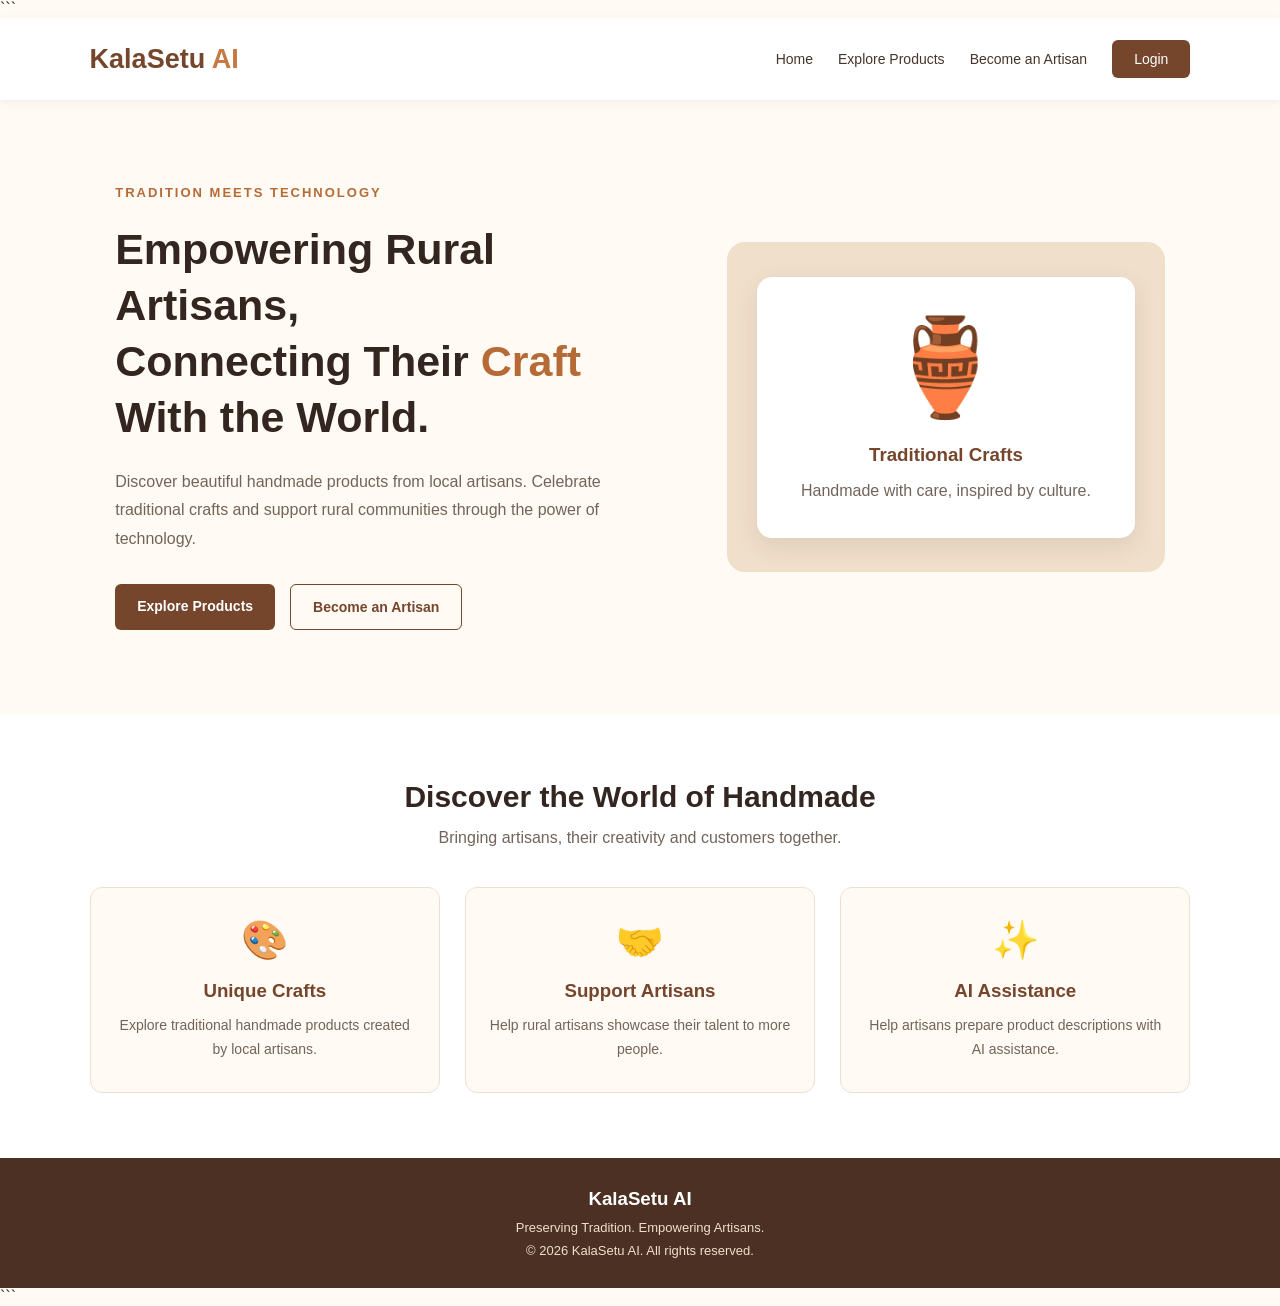
<file: index.html>
<!DOCTYPE html>

<html lang="en">
<head>
    <meta charset="UTF-8">
    <meta name="viewport" content="width=device-width, initial-scale=1.0">
    <title>KalaSetu AI | Empowering Artisans</title>
    <link rel="stylesheet" href="style.css">
</head>
<body>

```
<header>
    <div class="logo">KalaSetu <span>AI</span></div>

    <nav>
        <a href="index.html">Home</a>
        <a href="./products.html">Explore Products</a>
        <a href="./register.html">Become an Artisan</a>
        <a href="./login.html" class="login-btn">Login</a>
    </nav>
</header>

<section class="hero">
    <div class="hero-content">
        <p class="tagline">TRADITION MEETS TECHNOLOGY</p>

        <h1>Empowering Rural Artisans,<br>
            Connecting Their <span>Craft</span><br>
            With the World.
        </h1>

        <p>
            Discover beautiful handmade products from local artisans.
            Celebrate traditional crafts and support rural communities
            through the power of technology.
        </p>

        <div class="hero-buttons">
            <a href="pages/products.html" class="primary-btn">
                Explore Products
            </a>

            <a href="pages/register.html" class="secondary-btn">
                Become an Artisan
            </a>
        </div>
    </div>

    <div class="hero-image">
        <div class="image-card">
            <div class="craft-icon">🏺</div>
            <h3>Traditional Crafts</h3>
            <p>Handmade with care, inspired by culture.</p>
        </div>
    </div>
</section>

<section class="features">
    <h2>Discover the World of Handmade</h2>

    <p class="section-description">
        Bringing artisans, their creativity and customers together.
    </p>

    <div class="feature-container">

        <div class="feature-card">
            <div class="feature-icon">🎨</div>
            <h3>Unique Crafts</h3>
            <p>Explore traditional handmade products created by local artisans.</p>
        </div>

        <div class="feature-card">
            <div class="feature-icon">🤝</div>
            <h3>Support Artisans</h3>
            <p>Help rural artisans showcase their talent to more people.</p>
        </div>

        <div class="feature-card">
            <div class="feature-icon">✨</div>
            <h3>AI Assistance</h3>
            <p>Help artisans prepare product descriptions with AI assistance.</p>
        </div>

    </div>
</section>

<footer>
    <h3>KalaSetu AI</h3>
    <p>Preserving Tradition. Empowering Artisans.</p>
    <p>&copy; 2026 KalaSetu AI. All rights reserved.</p>
</footer>

<script src="script.js"></script>
```

</body>
</html>
</file>
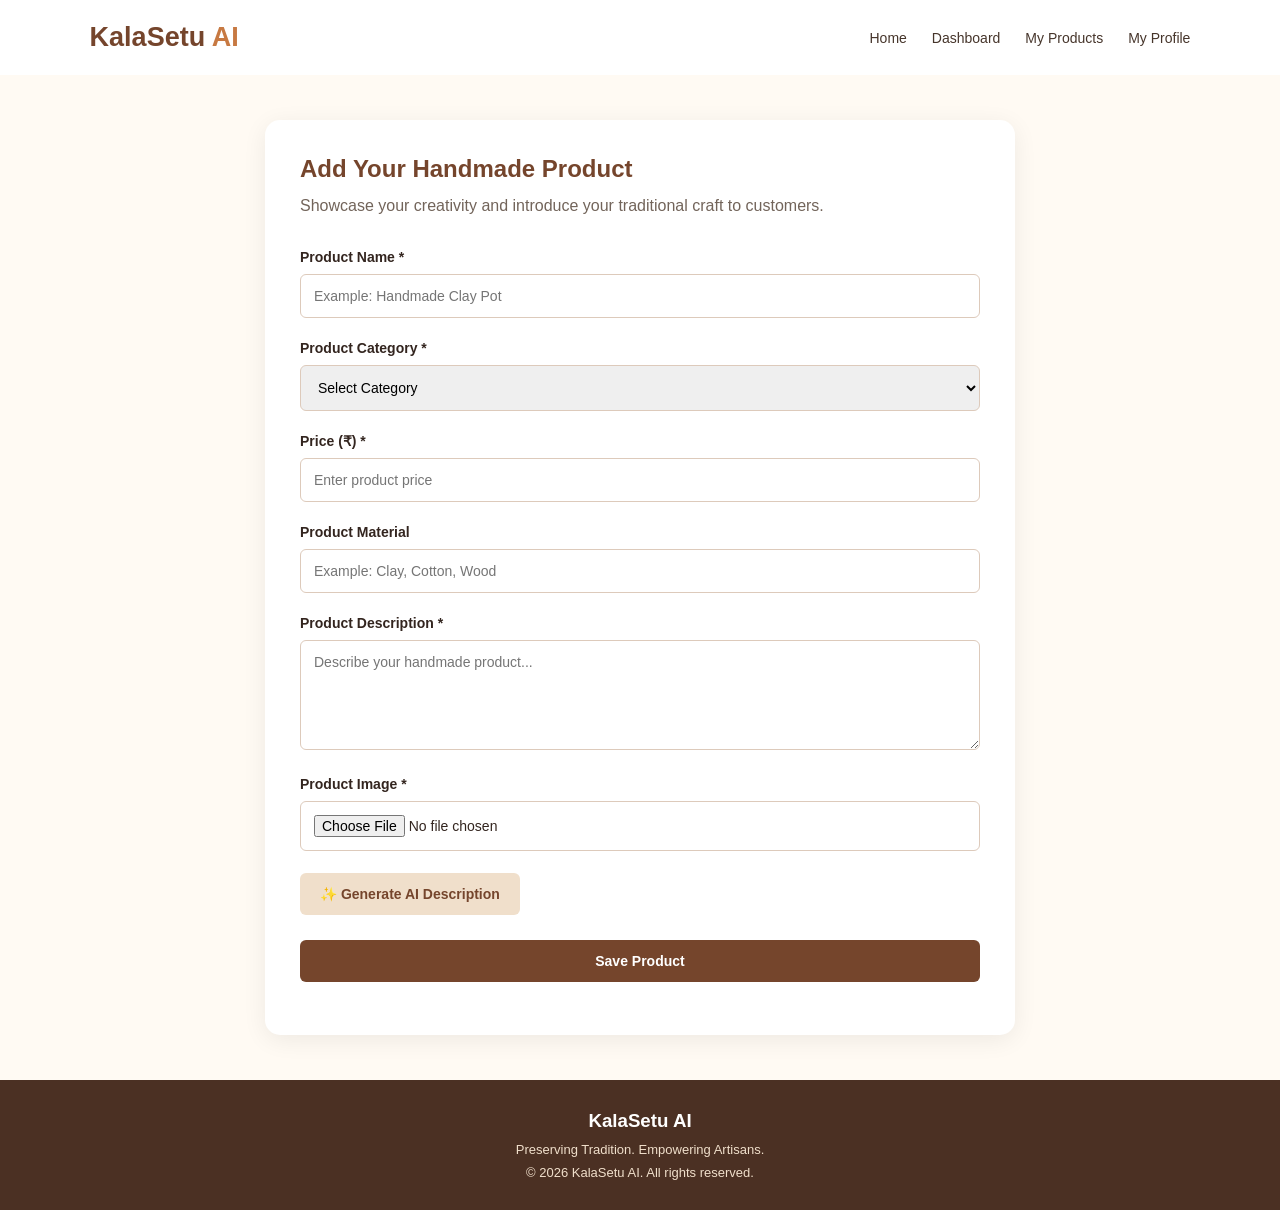
<file: add-product.html>
<!DOCTYPE html>
<html lang="en">
<head>
    <meta charset="UTF-8">
    <meta name="viewport" content="width=device-width, initial-scale=1.0">

    <title>Add Product | KalaSetu AI</title>

    <link rel="stylesheet" href="../style.css">

    <style>
        .product-section {
            padding: 45px 20px;
            background: #fffaf3;
            min-height: 85vh;
        }

        .product-container {
            max-width: 750px;
            margin: auto;
            background: white;
            padding: 35px;
            border-radius: 15px;
            box-shadow: 0 5px 25px rgba(0,0,0,0.07);
        }

        .product-container h1 {
            color: #75452c;
            margin-bottom: 10px;
        }

        .subtitle {
            color: #72645a;
            line-height: 1.6;
            margin-bottom: 30px;
        }

        .form-group {
            margin-bottom: 22px;
        }

        .form-group label {
            display: block;
            font-weight: bold;
            margin-bottom: 9px;
            font-size: 14px;
        }

        .form-group input,
        .form-group select,
        .form-group textarea {
            width: 100%;
            padding: 13px;
            border: 1px solid #ddcabb;
            border-radius: 6px;
            font-size: 14px;
            box-sizing: border-box;
            font-family: Arial, sans-serif;
        }

        .form-group textarea {
            min-height: 110px;
            resize: vertical;
        }

        .form-group input:focus,
        .form-group select:focus,
        .form-group textarea:focus {
            outline: 2px solid #c77942;
            border-color: transparent;
        }

        .image-preview {
            width: 100%;
            max-height: 300px;
            object-fit: contain;
            margin-top: 15px;
            border-radius: 8px;
            display: none;
            background: #fffaf3;
        }

        .ai-button,
        .save-button {
            padding: 13px 20px;
            border: none;
            border-radius: 6px;
            cursor: pointer;
            font-size: 14px;
            font-weight: bold;
        }

        .ai-button {
            background: #f0dfcb;
            color: #75452c;
            margin-bottom: 15px;
        }

        .save-button {
            width: 100%;
            background: #75452c;
            color: white;
            margin-top: 10px;
        }

        .save-button:hover {
            background: #59331f;
        }

        .ai-button:hover {
            background: #e8d1b8;
        }

        .message {
            margin-top: 18px;
            line-height: 1.6;
            font-size: 14px;
        }

        @media (max-width: 600px) {
            .product-container {
                padding: 22px;
            }
        }
    </style>
</head>

<body>

<header>
    <div class="logo">KalaSetu <span>AI</span></div>

    <nav>
        <a href="../index.html">Home</a>
        <a href="dashboard.html">Dashboard</a>
        <a href="products.html">My Products</a>
        <a href="profile.html">My Profile</a>
    </nav>
</header>

<section class="product-section">

    <div class="product-container">

        <h1>Add Your Handmade Product</h1>

        <p class="subtitle">
            Showcase your creativity and introduce your
            traditional craft to customers.
        </p>

        <form id="productForm">

            <div class="form-group">
                <label for="productName">Product Name *</label>
                <input
                    type="text"
                    id="productName"
                    placeholder="Example: Handmade Clay Pot"
                    required
                    maxlength="100"
                >
            </div>

            <div class="form-group">
                <label for="category">Product Category *</label>

                <select id="category" required>
                    <option value="">Select Category</option>
                    <option value="Pottery">Pottery</option>
                    <option value="Handloom">Handloom</option>
                    <option value="Wooden Crafts">Wooden Crafts</option>
                    <option value="Jewellery">Jewellery</option>
                    <option value="Home Decor">Home Decor</option>
                    <option value="Handicrafts">Handicrafts</option>
                    <option value="Other">Other</option>
                </select>
            </div>

            <div class="form-group">
                <label for="price">Price (₹) *</label>

                <input
                    type="number"
                    id="price"
                    min="1"
                    step="0.01"
                    placeholder="Enter product price"
                    required
                >
            </div>

            <div class="form-group">
                <label for="material">Product Material</label>

                <input
                    type="text"
                    id="material"
                    placeholder="Example: Clay, Cotton, Wood"
                    maxlength="150"
                >
            </div>

            <div class="form-group">
                <label for="description">Product Description *</label>

                <textarea
                    id="description"
                    placeholder="Describe your handmade product..."
                    required
                    maxlength="1000"
                ></textarea>
            </div>

            <div class="form-group">
                <label for="productImage">Product Image *</label>

                <input
                    type="file"
                    id="productImage"
                    accept="image/jpeg,image/png,image/webp"
                    required
                >

                <img
                    id="imagePreview"
                    class="image-preview"
                    alt="Selected product preview"
                >
            </div>

            <button type="button" class="ai-button" id="aiButton">
                ✨ Generate AI Description
            </button>

            <br>

            <button type="submit" class="save-button">
                Save Product
            </button>

            <p id="message" class="message" role="status"
               aria-live="polite"></p>

        </form>
    </div>
</section>

<footer>
    <h3>KalaSetu AI</h3>
    <p>Preserving Tradition. Empowering Artisans.</p>
    <p>&copy; 2026 KalaSetu AI. All rights reserved.</p>
</footer>

<script>
    const form = document.getElementById("productForm");
    const imageInput = document.getElementById("productImage");
    const imagePreview = document.getElementById("imagePreview");
    const message = document.getElementById("message");

    let selectedImageData = "";

    // Preview and validate image
    imageInput.addEventListener("change", function () {
        const file = imageInput.files[0];

        selectedImageData = "";
        imagePreview.style.display = "none";
        imagePreview.removeAttribute("src");

        if (!file) return;

        const allowedTypes = [
            "image/jpeg",
            "image/png",
            "image/webp"
        ];

        if (!allowedTypes.includes(file.type)) {
            imageInput.value = "";
            message.textContent =
                "Please select a JPG, PNG or WebP image.";
            message.style.color = "red";
            return;
        }

        if (file.size > 2 * 1024 * 1024) {
            imageInput.value = "";
            message.textContent =
                "Please select an image smaller than 2 MB.";
            message.style.color = "red";
            return;
        }

        const reader = new FileReader();

        reader.onload = function (event) {
            selectedImageData = event.target.result;
            imagePreview.src = selectedImageData;
            imagePreview.style.display = "block";

            message.textContent = "";
        };

        reader.onerror = function () {
            message.textContent = "Unable to read the selected image.";
            message.style.color = "red";
        };

        reader.readAsDataURL(file);
    });

    // Demo description generator
    document.getElementById("aiButton").addEventListener("click", function () {
        const name = document.getElementById("productName").value.trim();
        const category = document.getElementById("category").value;
        const material = document.getElementById("material").value.trim();
        const description = document.getElementById("description");

        if (!name || !category) {
            message.textContent =
                "Enter the product name and select a category first.";
            message.style.color = "red";
            return;
        }

        description.value =
            name + " is a handmade " + category.toLowerCase() +
            " product, carefully created by skilled artisans." +
            (material ? " Made using " + material + "." : "") +
            " This unique craft reflects traditional craftsmanship " +
            "and is suitable for customers who appreciate handmade products.";

        message.textContent =
            "Demo description created! You can edit it before saving.";
        message.style.color = "#75452c";
    });

    // Save product in browser localStorage
    form.addEventListener("submit", function (event) {
        event.preventDefault();

        const name = document.getElementById("productName").value.trim();
        const category = document.getElementById("category").value;
        const price = Number(document.getElementById("price").value);
        const material = document.getElementById("material").value.trim();
        const description = document.getElementById("description").value.trim();

        if (!name || !category || !description) {
            message.textContent = "Please complete all required fields.";
            message.style.color = "red";
            return;
        }

        if (!Number.isFinite(price) || price <= 0) {
            message.textContent =
                "Enter a valid price greater than zero.";
            message.style.color = "red";
            return;
        }

        if (!selectedImageData) {
            message.textContent = "Please select a valid product image.";
            message.style.color = "red";
            return;
        }

        const product = {
            id: Date.now(),
            name: name,
            category: category,
            price: price,
            material: material,
            description: description,
            image: selectedImageData
        };

        try {
            const products = JSON.parse(
                localStorage.getItem("kalasetuProducts") || "[]"
            );

            if (!Array.isArray(products)) {
                throw new Error("Invalid saved product data");
            }

            products.push(product);

            localStorage.setItem(
                "kalasetuProducts",
                JSON.stringify(products)
            );

            message.textContent =
                "Product saved successfully! Opening My Products...";
            message.style.color = "green";

            form.reset();
            selectedImageData = "";
            imagePreview.removeAttribute("src");
            imagePreview.style.display = "none";

            setTimeout(function () {
                window.location.href = "products.html";
            }, 1200);

        } catch (error) {
            message.textContent =
                "Unable to save this product. Try a smaller image.";
            message.style.color = "red";
        }
    });
</script>

</body>
</html>
</file>
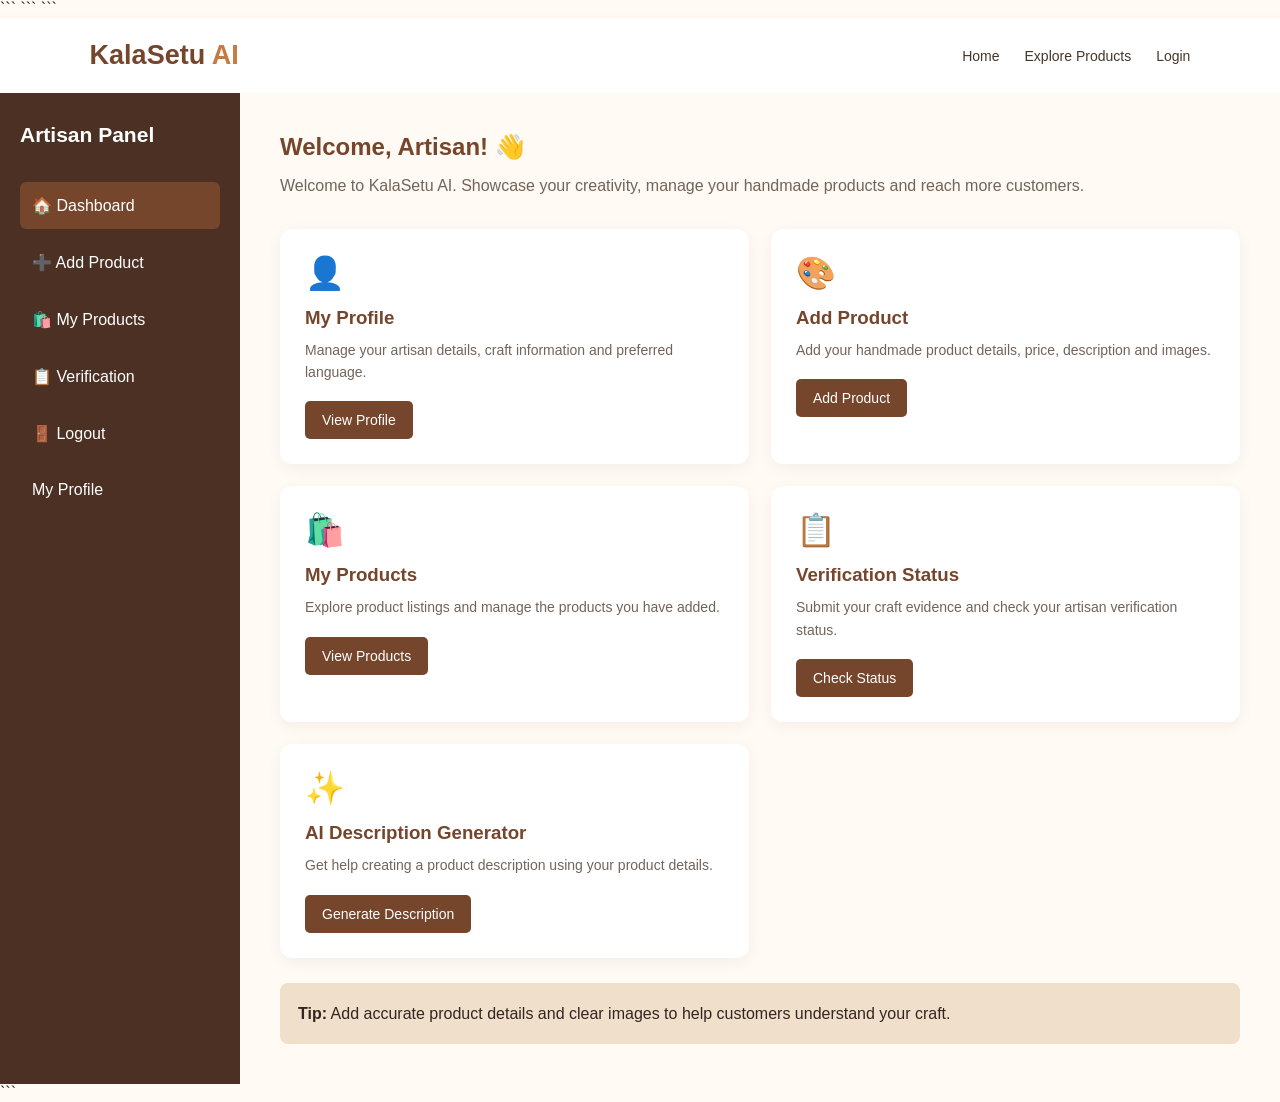
<file: dashboard.html>
<!DOCTYPE html>

<html lang="en">
<head>
    <meta charset="UTF-8">
    <meta name="viewport" content="width=device-width, initial-scale=1.0">
    <title>Artisan Dashboard | KalaSetu AI</title>
    <link rel="stylesheet" href="../style.css">

```
<style>
    .dashboard {
        display: flex;
        min-height: 85vh;
    }

    .sidebar {
        width: 240px;
        background: #4b3023;
        color: white;
        padding: 30px 20px;
    }

    .sidebar h2 {
        font-size: 21px;
        margin-bottom: 35px;
    }

    .sidebar a {
        display: block;
        padding: 14px 12px;
        margin-bottom: 10px;
        color: white;
        text-decoration: none;
        border-radius: 6px;
    }

    .sidebar a:hover,
    .sidebar a.active {
        background: #75452c;
    }

    .dashboard-content {
        flex: 1;
        padding: 40px;
        background: #fffaf3;
        min-width: 0;
    }

    .dashboard-content h1 {
        color: #75452c;
        margin-bottom: 12px;
    }

    .welcome-text {
        color: #72645a;
        margin-bottom: 30px;
        line-height: 1.6;
    }

    .dashboard-cards {
        display: grid;
        grid-template-columns: repeat(2, minmax(0, 1fr));
        gap: 22px;
    }

    .dashboard-card {
        background: white;
        padding: 25px;
        border-radius: 12px;
        box-shadow: 0 4px 15px rgba(0,0,0,0.05);
    }

    .dashboard-card .icon {
        font-size: 32px;
        margin-bottom: 15px;
    }

    .dashboard-card h3 {
        color: #75452c;
        margin-bottom: 10px;
    }

    .dashboard-card p {
        color: #72645a;
        font-size: 14px;
        line-height: 1.6;
        margin-bottom: 18px;
    }

    .card-button {
        display: inline-block;
        background: #75452c;
        color: white;
        text-decoration: none;
        padding: 11px 17px;
        border-radius: 5px;
        font-size: 14px;
    }

    .card-button:hover {
        background: #59331f;
    }

    .dashboard-note {
        margin-top: 25px;
        padding: 18px;
        background: #f0dfcb;
        border-radius: 8px;
        line-height: 1.6;
    }

    @media (max-width: 700px) {
        .dashboard {
            flex-direction: column;
        }

        .sidebar {
            width: auto;
        }

        .dashboard-content {
            padding: 25px 18px;
        }

        .dashboard-cards {
            grid-template-columns: 1fr;
        }
    }
</style>
```

</head>

<body>

```
<header>
    <div class="logo">KalaSetu <span>AI</span></div>

    <nav>
        <a href="../index.html">Home</a>
        <a href="products.html">Explore Products</a>
        <a href="login.html">Login</a>
    </nav>
</header>

<main class="dashboard">

    <aside class="sidebar">
        <h2>Artisan Panel</h2>

        <a href="dashboard.html" class="active">🏠 Dashboard</a>
        <a href="add-product.html">➕ Add Product</a>
        <a href="products.html">🛍️ My Products</a>
        <a href="verification.html">📋 Verification</a>
        <a href="login.html">🚪 Logout</a>
        <a href="profile.html">My Profile</a>
    </aside>

    <section class="dashboard-content">

        <h1>Welcome, Artisan! 👋</h1>

        <p class="welcome-text">
            Welcome to KalaSetu AI. Showcase your creativity,
            manage your handmade products and reach more customers.
        </p>

        <div class="dashboard-cards">

            <div class="dashboard-card">
                <div class="icon">👤</div>
                <h3>My Profile</h3>
                <p>Manage your artisan details, craft information
                   and preferred language.</p>
                <a href="register.html" class="card-button">
                    View Profile
                </a>
            </div>

            <div class="dashboard-card">
                <div class="icon">🎨</div>
                <h3>Add Product</h3>
                <p>Add your handmade product details, price,
                   description and images.</p>
                <a href="add-product.html" class="card-button">
                    Add Product
                </a>
            </div>

            <div class="dashboard-card">
                <div class="icon">🛍️</div>
                <h3>My Products</h3>
                <p>Explore product listings and manage the
                   products you have added.</p>
                <a href="products.html" class="card-button">
                    View Products
                </a>
            </div>

            <div class="dashboard-card">
                <div class="icon">📋</div>
                <h3>Verification Status</h3>
                <p>Submit your craft evidence and check your
                   artisan verification status.</p>
                <a href="verification.html" class="card-button">
                    Check Status
                </a>
            </div>

            <div class="dashboard-card">
                <div class="icon">✨</div>
                <h3>AI Description Generator</h3>
                <p>Get help creating a product description
                   using your product details.</p>
                <a href="add-product.html" class="card-button">
                    Generate Description
                </a>
            </div>

        </div>

        <div class="dashboard-note">
            <strong>Tip:</strong> Add accurate product details and
            clear images to help customers understand your craft.
        </div>

    </section>

</main>
```

</body>
</html>
</file>
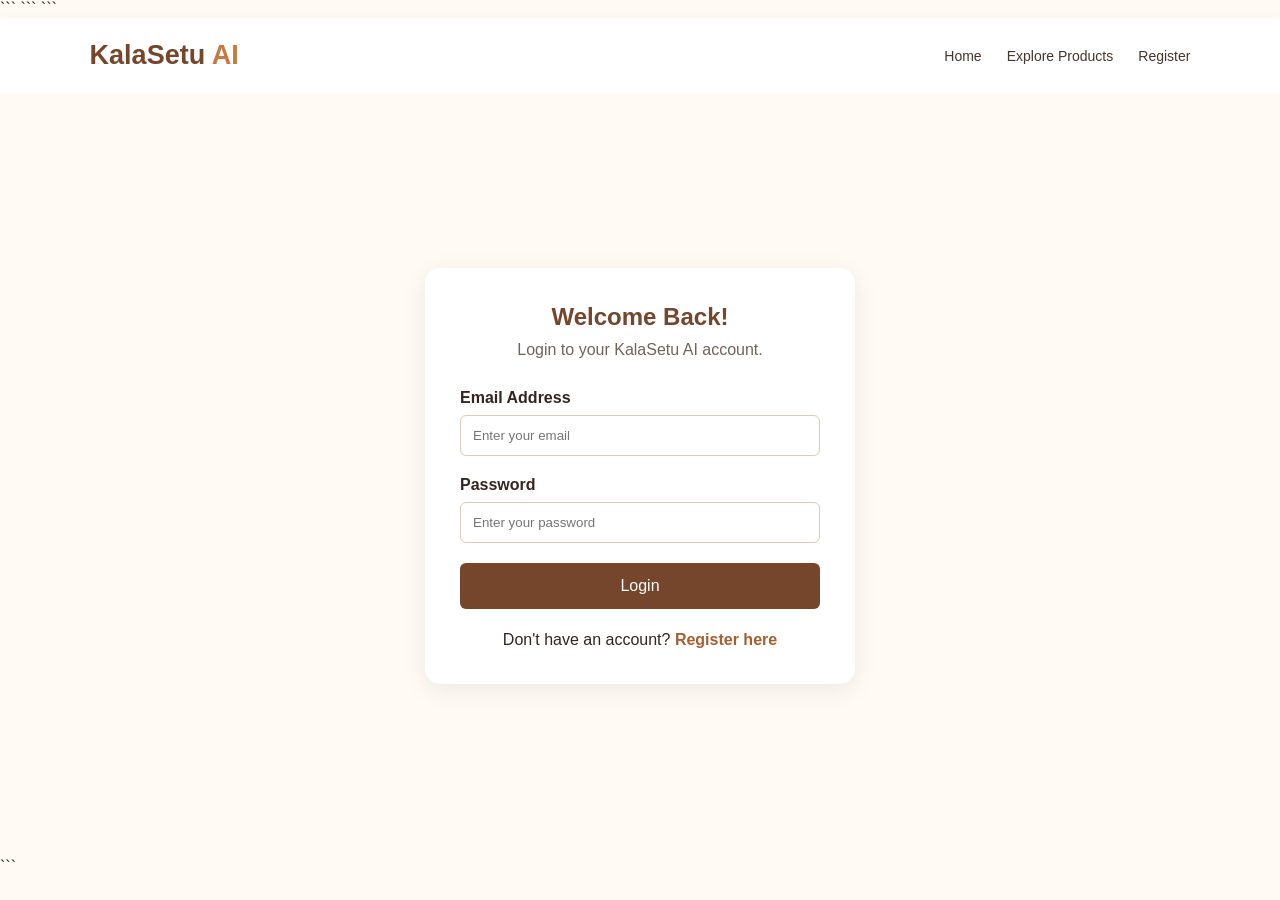
<file: login.html>
<!DOCTYPE html>

<html lang="en">
<head>
    <meta charset="UTF-8">
    <meta name="viewport" content="width=device-width, initial-scale=1.0">
    <title>Login | KalaSetu AI</title>
    <link rel="stylesheet" href="../style.css">

```
<style>
    .login-section {
        min-height: 85vh;
        display: flex;
        justify-content: center;
        align-items: center;
        padding: 40px 20px;
        background: #fffaf3;
    }

    .login-card {
        width: 100%;
        max-width: 430px;
        background: white;
        padding: 35px;
        border-radius: 15px;
        box-shadow: 0 5px 25px rgba(0,0,0,0.08);
    }

    .login-card h1 {
        text-align: center;
        color: #75452c;
        margin-bottom: 10px;
    }

    .subtitle {
        text-align: center;
        color: #72645a;
        margin-bottom: 30px;
    }

    .form-group {
        margin-bottom: 20px;
    }

    .form-group label {
        display: block;
        margin-bottom: 8px;
        font-weight: bold;
    }

    .form-group input {
        width: 100%;
        padding: 12px;
        border: 1px solid #ddcabb;
        border-radius: 6px;
        box-sizing: border-box;
    }

    .login-submit {
        width: 100%;
        padding: 14px;
        border: none;
        border-radius: 6px;
        background: #75452c;
        color: white;
        font-size: 16px;
        cursor: pointer;
    }

    .login-submit:hover {
        background: #59331f;
    }

    .message {
        margin-top: 15px;
        text-align: center;
    }

    .register-link {
        text-align: center;
        margin-top: 22px;
    }

    .register-link a {
        color: #a65f30;
        text-decoration: none;
        font-weight: bold;
    }
</style>
```

</head>

<body>

```
<header>
    <div class="logo">KalaSetu <span>AI</span></div>

    <nav>
        <a href="../index.html">Home</a>
        <a href="products.html">Explore Products</a>
        <a href="register.html">Register</a>
    </nav>
</header>

<section class="login-section">
    <div class="login-card">

        <h1>Welcome Back!</h1>

        <p class="subtitle">
            Login to your KalaSetu AI account.
        </p>

        <form id="loginForm">

            <div class="form-group">
                <label for="email">Email Address</label>
                <input type="email" id="email"
                       placeholder="Enter your email" required>
            </div>

            <div class="form-group">
                <label for="password">Password</label>
                <input type="password" id="password"
                       placeholder="Enter your password" required>
            </div>

            <button type="submit" class="login-submit">
                Login
            </button>

            <p id="message" class="message"
               aria-live="polite"></p>

        </form>

        <div class="register-link">
            Don't have an account?
            <a href="register.html">Register here</a>
        </div>

    </div>
</section>

<script>
    document.getElementById("loginForm")
        .addEventListener("submit", function(event) {

            event.preventDefault();

            const message = document.getElementById("message");

            message.textContent =
                "Form validated. Backend authentication is pending.";

            message.style.color = "green";
        });
</script>
```

</body>
</html>
</file>
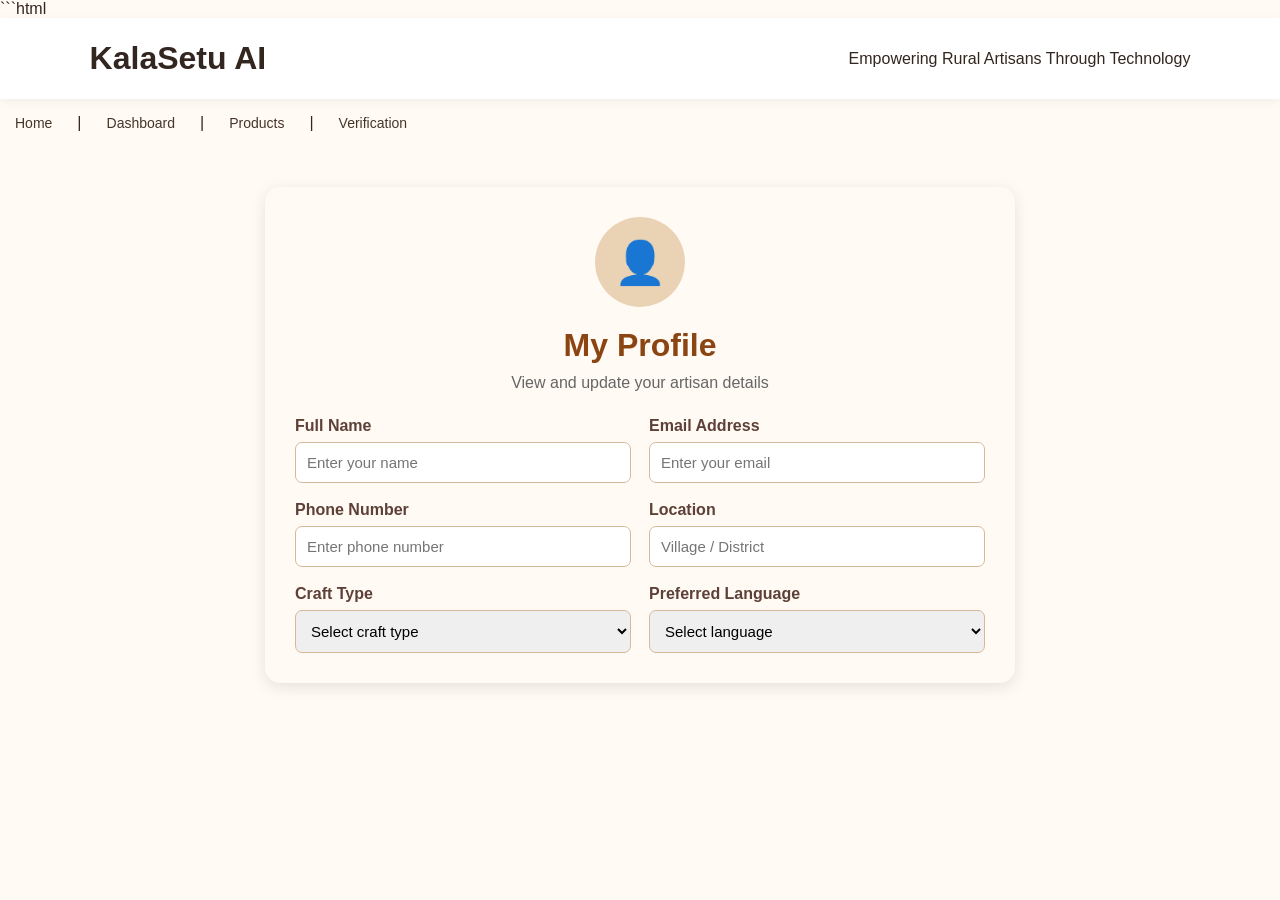
<file: profile.html>
```html
<!DOCTYPE html>
<html lang="en">
<head>
    <meta charset="UTF-8">
    <meta name="viewport" content="width=device-width, initial-scale=1.0">
    <title>My Profile | KalaSetu AI</title>

    <link rel="stylesheet" href="../style.css">

    <style>
        .profile-container {
            max-width: 750px;
            margin: 40px auto;
            padding: 30px;
            background: #fffaf3;
            border-radius: 15px;
            box-shadow: 0 4px 15px rgba(0, 0, 0, 0.1);
        }

        .profile-container h1 {
            text-align: center;
            color: #8b4513;
            margin-bottom: 10px;
        }

        .profile-subtitle {
            text-align: center;
            color: #666;
            margin-bottom: 25px;
        }

        .profile-icon {
            width: 90px;
            height: 90px;
            margin: 0 auto 20px;
            border-radius: 50%;
            background: #ead3b5;
            display: flex;
            align-items: center;
            justify-content: center;
            font-size: 42px;
        }

        .profile-form {
            display: grid;
            grid-template-columns: 1fr 1fr;
            gap: 18px;
        }

        .form-group {
            display: flex;
            flex-direction: column;
        }

        .form-group.full-width {
            grid-column: 1 / -1;
        }

        .form-group label {
            margin-bottom: 7px;
            font-weight: bold;
            color: #5d4037;
        }

        .form-group input,
        .form-group select,
        .form-group textarea {
            padding: 11px;
            border: 1px solid #d6b99b;
            border-radius: 7px;
            font-size: 15px;
            box-sizing: border-box;
            width: 100%;
        }

        .profile-buttons {
            grid-column: 1 / -1;
            display: flex;
            gap: 12px;
            justify-content: center;
            margin-top: 10px;
        }

        .profile-buttons button,
        .profile-buttons a {
            padding: 12px 22px;
            border: none;
            border-radius: 7px;
            text-decoration: none;
            font-size: 15px;
            cursor: pointer;
            text-align: center;
        }

        .save-btn {
            background: #8b4513;
            color: white;
        }

        .cancel-btn {
            background: #e8d8c5;
            color: #4e342e;
        }

        #profileMessage {
            grid-column: 1 / -1;
            text-align: center;
            font-weight: bold;
            color: #387443;
        }

        @media (max-width: 600px) {
            .profile-container {
                margin: 20px 12px;
                padding: 20px;
            }

            .profile-form {
                grid-template-columns: 1fr;
            }

            .form-group.full-width,
            .profile-buttons,
            #profileMessage {
                grid-column: 1;
            }
        }
    </style>
</head>

<body>

    <header>
        <h1>KalaSetu AI</h1>
        <p>Empowering Rural Artisans Through Technology</p>
    </header>

    <nav style="text-align:center; padding:15px;">
        <a href="../index.html">Home</a> |
        <a href="dashboard.html">Dashboard</a> |
        <a href="products.html">Products</a> |
        <a href="verification.html">Verification</a>
    </nav>

    <main class="profile-container">

        <div class="profile-icon">👤</div>

        <h1>My Profile</h1>
        <p class="profile-subtitle">View and update your artisan details</p>

        <form id="profileForm" class="profile-form">

            <div class="form-group">
                <label for="artisanName">Full Name</label>
                <input type="text" id="artisanName" placeholder="Enter your name" required>
            </div>

            <div class="form-group">
                <label for="artisanEmail">Email Address</label>
                <input type="email" id="artisanEmail" placeholder="Enter your email" required>
            </div>

            <div class="form-group">
                <label for="artisanPhone">Phone Number</label>
                <input type="tel" id="artisanPhone"
                       placeholder="Enter phone number"
                       pattern="[0-9]{10}" maxlength="10" required>
            </div>

            <div class="form-group">
                <label for="artisanLocation">Location</label>
                <input type="text" id="artisanLocation"
                       placeholder="Village / District" required>
            </div>

            <div class="form-group">
                <label for="craftType">Craft Type</label>
                <select id="craftType" required>
                    <option value="">Select craft type</option>
                    <option>Handloom and Weaving</option>
                    <option>Pottery</option>
                    <option>Wood Carving</option>
                    <option>Handicrafts</option>
                    <option>Jewellery Making</option>
                    <option>Painting</option>
                    <option>Basket Making</option>
                    <option>Other</option>
                </select>
            </div>

            <div class="form-group">
                <label for="language">Preferred Language</label>
                <select id="language" required>
                    <option value="">Select language</option>
                    <option>Tamil</option>
                    <option>English</option>
                    <option>Hindi</option>
                    <option>Telugu</option>
```
</file>
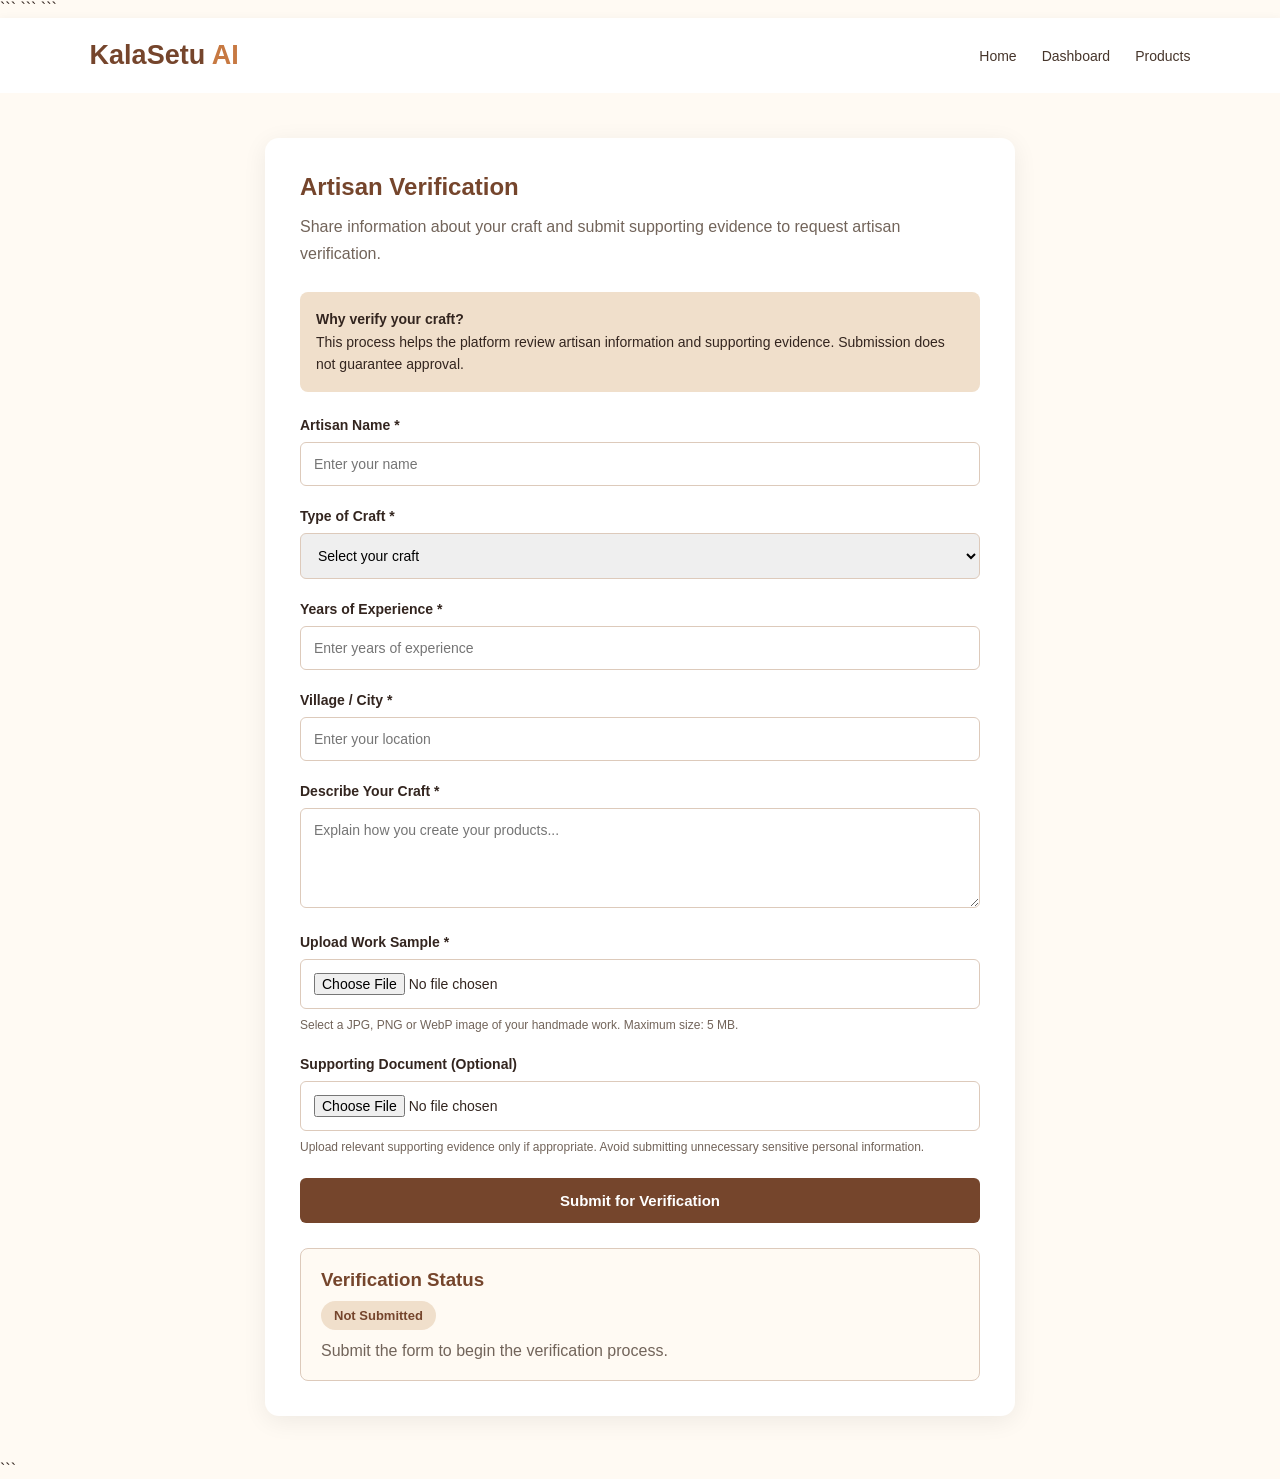
<file: verification.html>
<!DOCTYPE html>

<html lang="en">
<head>
    <meta charset="UTF-8">
    <meta name="viewport" content="width=device-width, initial-scale=1.0">

```
<title>Artisan Verification | KalaSetu AI</title>

<link rel="stylesheet" href="../style.css">

<style>
    .verification-section {
        padding: 45px 20px;
        background: #fffaf3;
        min-height: 80vh;
    }

    .verification-container {
        max-width: 750px;
        margin: auto;
        padding: 35px;
        background: white;
        border-radius: 14px;
        box-shadow: 0 5px 25px rgba(0,0,0,0.07);
    }

    .verification-container h1 {
        color: #75452c;
        margin-bottom: 12px;
    }

    .intro {
        color: #72645a;
        line-height: 1.7;
        margin-bottom: 25px;
    }

    .info-box {
        background: #f0dfcb;
        padding: 16px;
        border-radius: 8px;
        margin-bottom: 25px;
        line-height: 1.6;
        font-size: 14px;
    }

    .form-group {
        margin-bottom: 22px;
    }

    .form-group label {
        display: block;
        margin-bottom: 9px;
        font-weight: bold;
        font-size: 14px;
    }

    .form-group input,
    .form-group select,
    .form-group textarea {
        width: 100%;
        padding: 13px;
        border: 1px solid #ddcabb;
        border-radius: 6px;
        box-sizing: border-box;
        font-family: Arial, sans-serif;
        font-size: 14px;
    }

    .form-group textarea {
        min-height: 100px;
        resize: vertical;
    }

    .help-text {
        display: block;
        color: #72645a;
        font-size: 12px;
        margin-top: 7px;
        line-height: 1.5;
    }

    .submit-button {
        width: 100%;
        padding: 14px;
        border: none;
        border-radius: 6px;
        background: #75452c;
        color: white;
        font-size: 15px;
        font-weight: bold;
        cursor: pointer;
    }

    .submit-button:hover {
        background: #59331f;
    }

    .status-card {
        margin-top: 25px;
        padding: 20px;
        border: 1px solid #ddcabb;
        border-radius: 8px;
        background: #fffaf3;
    }

    .status-card h3 {
        color: #75452c;
        margin-bottom: 10px;
    }

    .status-badge {
        display: inline-block;
        padding: 7px 13px;
        border-radius: 20px;
        background: #f0dfcb;
        color: #75452c;
        font-weight: bold;
        font-size: 13px;
    }

    .message {
        margin-top: 18px;
        line-height: 1.6;
        font-size: 14px;
    }

    @media (max-width: 600px) {
        .verification-container {
            padding: 22px;
        }
    }
</style>
```

</head>

<body>

```
<header>
    <div class="logo">KalaSetu <span>AI</span></div>

    <nav>
        <a href="../index.html">Home</a>
        <a href="dashboard.html">Dashboard</a>
        <a href="products.html">Products</a>
    </nav>
</header>

<section class="verification-section">

    <div class="verification-container">

        <h1>Artisan Verification</h1>

        <p class="intro">
            Share information about your craft and submit supporting
            evidence to request artisan verification.
        </p>

        <div class="info-box">
            <strong>Why verify your craft?</strong><br>
            This process helps the platform review artisan information
            and supporting evidence. Submission does not guarantee approval.
        </div>

        <form id="verificationForm">

            <div class="form-group">
                <label for="artisanName">Artisan Name *</label>

                <input
                    type="text"
                    id="artisanName"
                    placeholder="Enter your name"
                    required
                >
            </div>

            <div class="form-group">
                <label for="craftType">Type of Craft *</label>

                <select id="craftType" required>
                    <option value="">Select your craft</option>
                    <option value="Pottery">Pottery</option>
                    <option value="Handloom">Handloom</option>
                    <option value="Wooden Crafts">Wooden Crafts</option>
                    <option value="Jewellery">Jewellery</option>
                    <option value="Handicrafts">Handicrafts</option>
                    <option value="Other">Other</option>
                </select>
            </div>

            <div class="form-group">
                <label for="experience">Years of Experience *</label>

                <input
                    type="number"
                    id="experience"
                    min="0"
                    max="100"
                    placeholder="Enter years of experience"
                    required
                >
            </div>

            <div class="form-group">
                <label for="location">Village / City *</label>

                <input
                    type="text"
                    id="location"
                    placeholder="Enter your location"
                    required
                >
            </div>

            <div class="form-group">
                <label for="craftDetails">Describe Your Craft *</label>

                <textarea
                    id="craftDetails"
                    placeholder="Explain how you create your products..."
                    required
                ></textarea>
            </div>

            <div class="form-group">
                <label for="workImage">Upload Work Sample *</label>

                <input
                    type="file"
                    id="workImage"
                    accept="image/jpeg,image/png,image/webp"
                    required
                >

                <span class="help-text">
                    Select a JPG, PNG or WebP image of your handmade work.
                    Maximum size: 5 MB.
                </span>
            </div>

            <div class="form-group">
                <label for="evidence">Supporting Document (Optional)</label>

                <input
                    type="file"
                    id="evidence"
                    accept=".pdf,.jpg,.jpeg,.png"
                >

                <span class="help-text">
                    Upload relevant supporting evidence only if appropriate.
                    Avoid submitting unnecessary sensitive personal information.
                </span>
            </div>

            <button type="submit" class="submit-button">
                Submit for Verification
            </button>

            <p id="message" class="message" aria-live="polite"></p>

        </form>

        <div class="status-card">
            <h3>Verification Status</h3>

            <span class="status-badge" id="statusBadge">
                Not Submitted
            </span>

            <p id="statusMessage" style="margin-top:12px; color:#72645a;">
                Submit the form to begin the verification process.
            </p>
        </div>

    </div>

</section>

<script>
    const form = document.getElementById("verificationForm");
    const message = document.getElementById("message");
    const statusBadge = document.getElementById("statusBadge");
    const statusMessage = document.getElementById("statusMessage");

    form.addEventListener("submit", function(event) {
        event.preventDefault();

        const experience =
            Number(document.getElementById("experience").value);

        const workImage =
            document.getElementById("workImage").files[0];

        const evidence =
            document.getElementById("evidence").files[0];

        if (experience < 0 || experience > 100) {
            message.textContent =
                "Please enter experience between 0 and 100 years.";
            message.style.color = "red";
            return;
        }

        const allowedImages = [
            "image/jpeg",
            "image/png",
            "image/webp"
        ];

        if (!workImage || !allowedImages.includes(workImage.type)) {
            message.textContent =
                "Please select a valid JPG, PNG or WebP work sample.";
            message.style.color = "red";
            return;
        }

        if (workImage.size > 5 * 1024 * 1024) {
            message.textContent =
                "The work sample must be smaller than 5 MB.";
            message.style.color = "red";
            return;
        }

        if (evidence) {
            const allowedDocuments = [
                "application/pdf",
                "image/jpeg",
                "image/png"
            ];

            if (!allowedDocuments.includes(evidence.type)) {
                message.textContent =
                    "Please select a PDF, JPG or PNG document.";
                message.style.color = "red";
                return;
            }

            if (evidence.size > 5 * 1024 * 1024) {
                message.textContent =
                    "The supporting document must be smaller than 5 MB.";
                message.style.color = "red";
                return;
            }
        }

        message.textContent =
            "Form validated. Backend submission is pending.";
        message.style.color = "green";

        statusBadge.textContent = "Pending Submission";
        statusMessage.textContent =
            "The form passed browser validation, but it has not been " +
            "sent to the server. Connect the backend to submit evidence " +
            "and obtain the actual review status.";
    });
</script>
```

</body>
</html>
</file>
<file: style.css>
* {
  margin: 0;
  padding: 0;
  box-sizing: border-box;
  }

body {
font-family: Arial, sans-serif;
background: #fffaf3;
color: #33251f;
}

header {
display: flex;
justify-content: space-between;
align-items: center;
padding: 22px 7%;
background: #ffffff;
box-shadow: 0 2px 10px rgba(0, 0, 0, 0.06);
}

.logo {
font-size: 27px;
font-weight: bold;
color: #75452c;
}

.logo span {
color: #c77942;
}

nav {
display: flex;
align-items: center;
gap: 25px;
}

nav a {
text-decoration: none;
color: #46352b;
font-size: 14px;
}

nav a:hover {
color: #c77942;
}

.login-btn {
background: #75452c;
color: white;
padding: 11px 22px;
border-radius: 6px;
}

nav .login-btn:hover {
color: white;
background: #59331f;
}

.hero {
display: flex;
align-items: center;
justify-content: space-between;
padding: 85px 9%;
gap: 45px;
}

.hero-content {
flex: 1.2;
}

.tagline {
color: #b66b36;
font-weight: bold;
font-size: 13px;
letter-spacing: 2px;
margin-bottom: 22px;
}

.hero h1 {
font-size: 43px;
line-height: 1.3;
margin-bottom: 22px;
}

.hero h1 span {
color: #b66b36;
}

.hero-content > p:not(.tagline) {
color: #72645a;
line-height: 1.8;
max-width: 540px;
margin-bottom: 30px;
}

.hero-buttons {
display: flex;
flex-wrap: wrap;
gap: 15px;
}

.primary-btn,
.secondary-btn {
text-decoration: none;
padding: 14px 22px;
border-radius: 6px;
font-size: 14px;
font-weight: bold;
}

.primary-btn {
background: #75452c;
color: white;
}

.primary-btn:hover {
background: #59331f;
}

.secondary-btn {
border: 1px solid #75452c;
color: #75452c;
}

.secondary-btn:hover {
background: #f2e5d8;
}

.hero-image {
flex: 0.8;
min-height: 330px;
display: flex;
align-items: center;
justify-content: center;
background: #f0dfcb;
border-radius: 18px;
padding: 30px;
}

.image-card {
text-align: center;
background: white;
border-radius: 15px;
padding: 35px 25px;
width: 100%;
box-shadow: 0 8px 25px rgba(70, 40, 20, 0.1);
}

.craft-icon {
font-size: 95px;
margin-bottom: 20px;
}

.image-card h3 {
margin-bottom: 12px;
color: #75452c;
}

.image-card p {
color: #72645a;
line-height: 1.6;
}

.features {
padding: 65px 7%;
text-align: center;
background: white;
}

.features h2 {
font-size: 30px;
margin-bottom: 15px;
}

.section-description {
color: #72645a;
margin-bottom: 40px;
}

.feature-container {
display: grid;
grid-template-columns: repeat(3, 1fr);
gap: 25px;
}

.feature-card {
padding: 30px 22px;
border: 1px solid #eee0d1;
border-radius: 12px;
background: #fffaf3;
}

.feature-icon {
font-size: 38px;
margin-bottom: 18px;
}

.feature-card h3 {
margin-bottom: 12px;
color: #75452c;
}

.feature-card p {
color: #72645a;
line-height: 1.7;
font-size: 14px;
}

footer {
text-align: center;
padding: 30px 15px;
background: #4b3023;
color: white;
}

footer h3 {
margin-bottom: 10px;
}

footer p {
margin-top: 8px;
font-size: 13px;
color: #f0dfcb;
}

@media (max-width: 850px) {
header {
flex-direction: column;
gap: 20px;
}


nav {
    flex-wrap: wrap;
    justify-content: center;
    gap: 15px;
}

.hero {
    flex-direction: column;
    padding: 50px 7%;
}

.hero h1 {
    font-size: 34px;
}

.hero-image {
    width: 100%;
}

.feature-container {
    grid-template-columns: 1fr;
}

}
</file>
